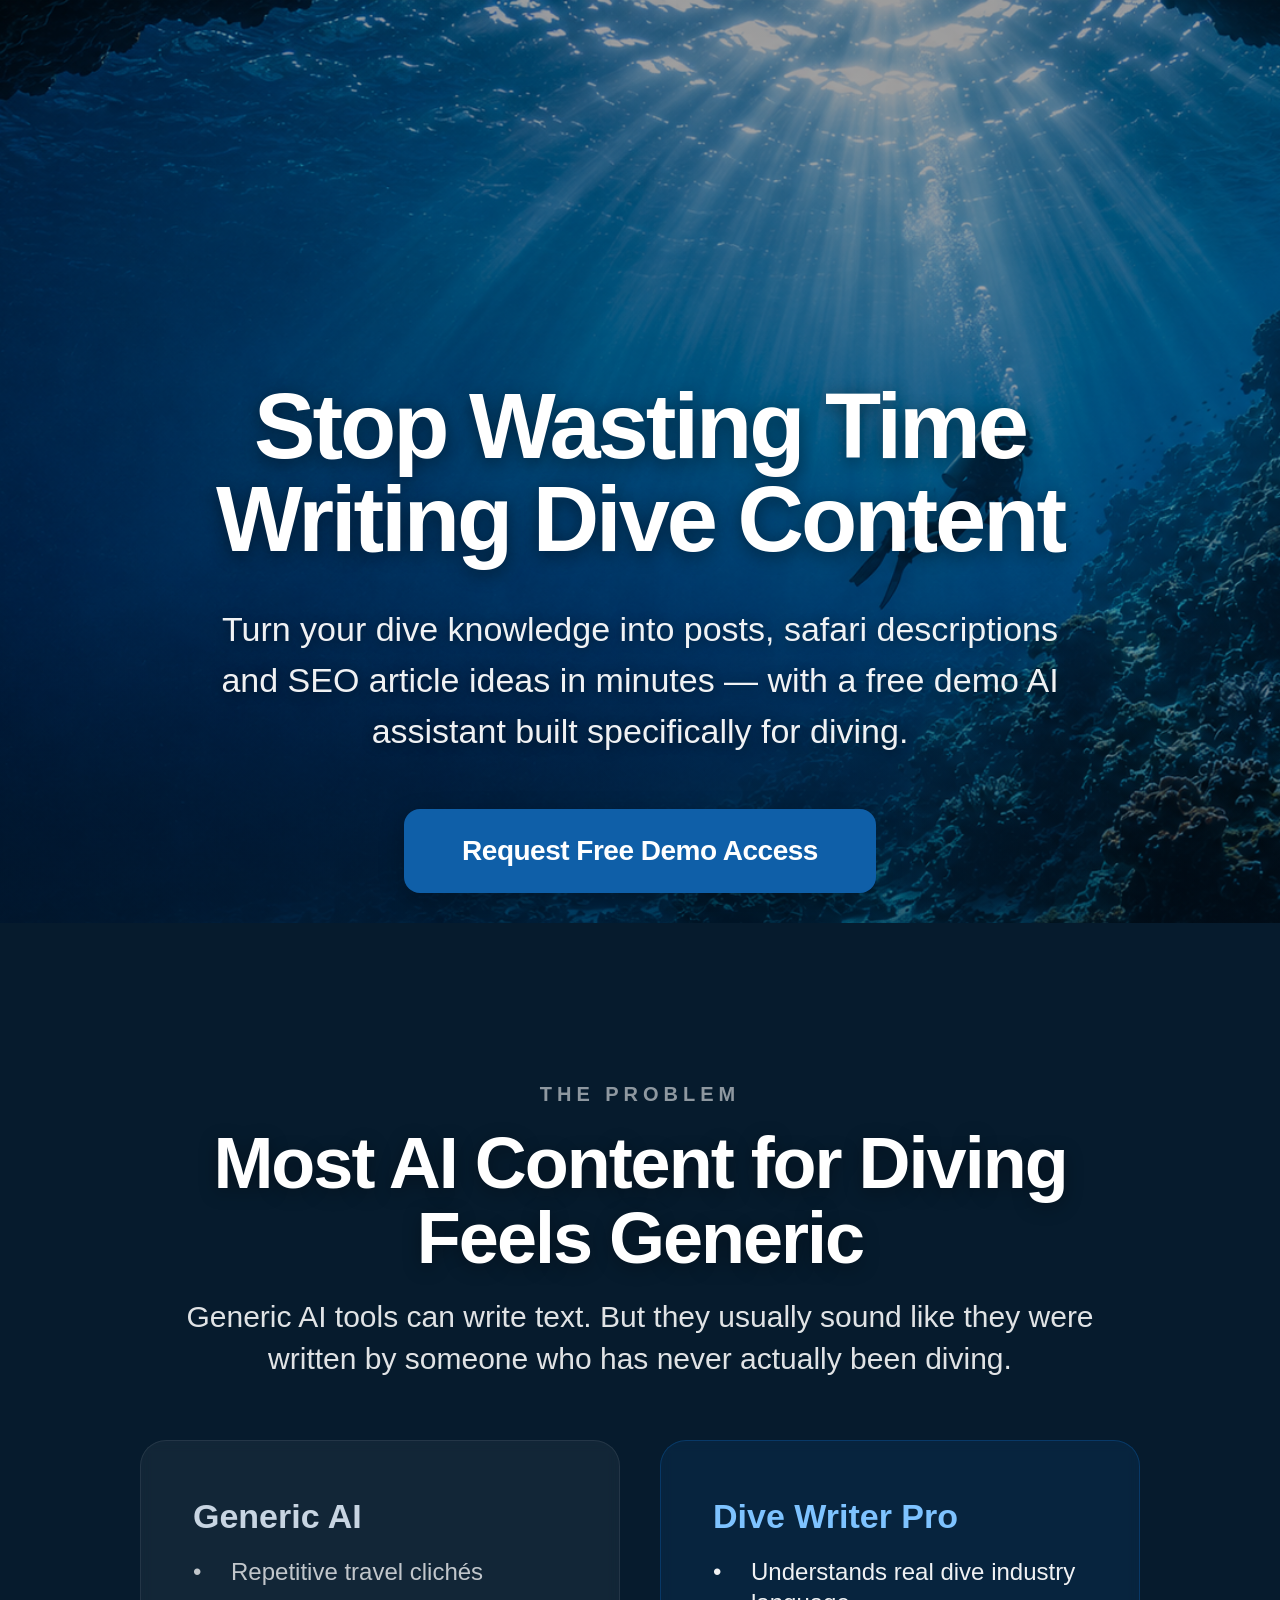
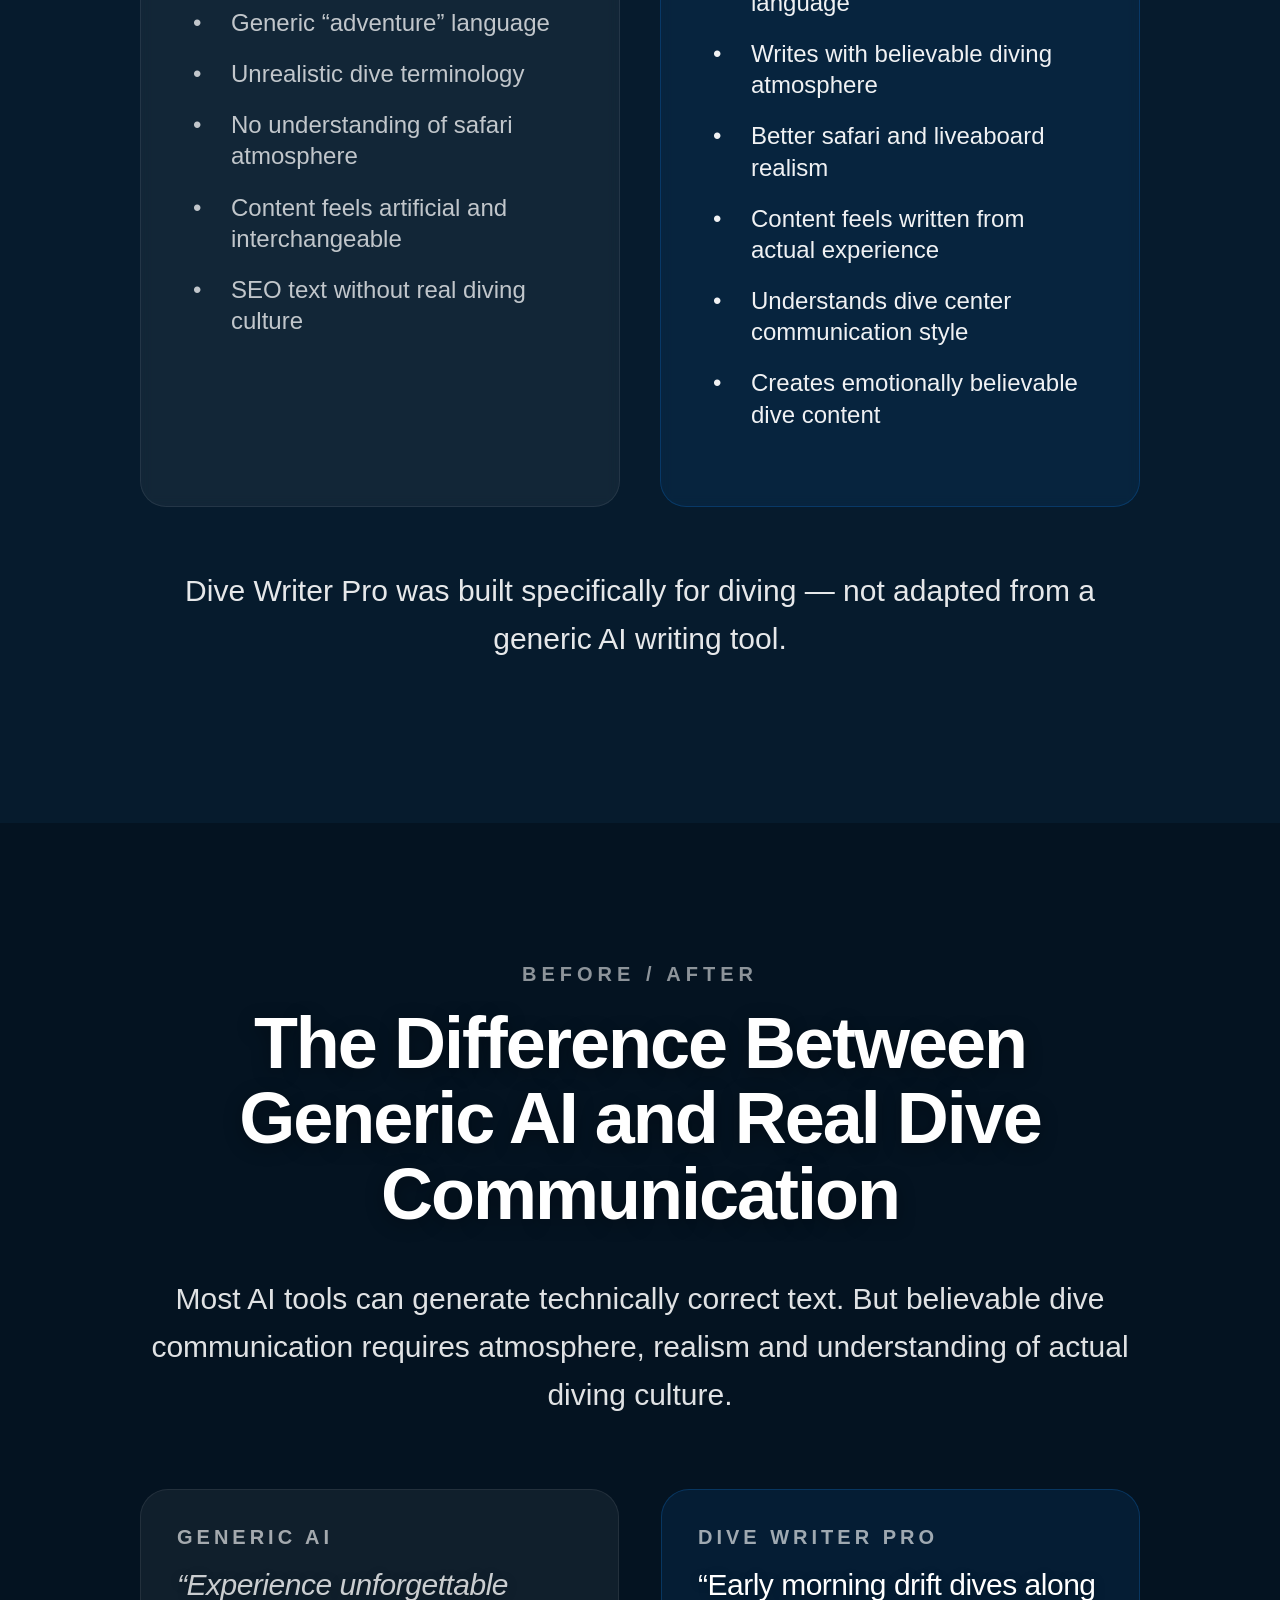
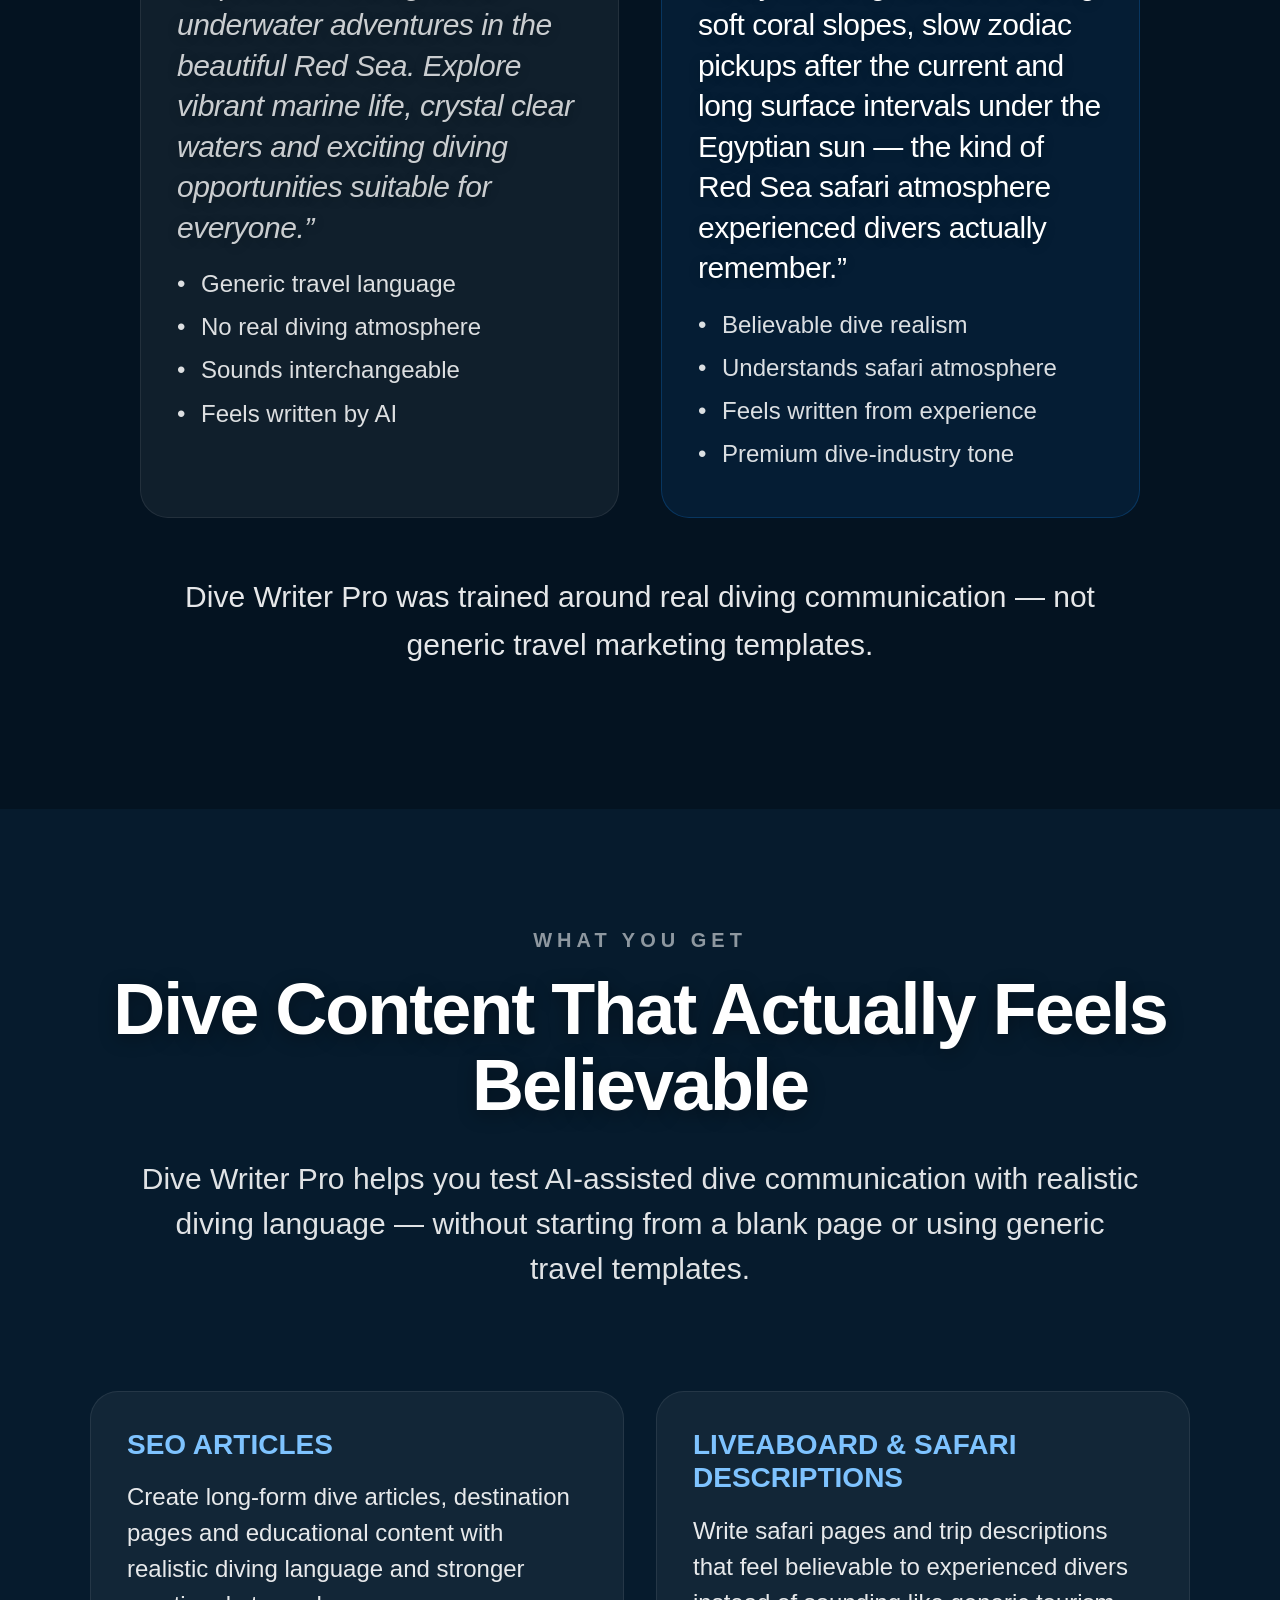
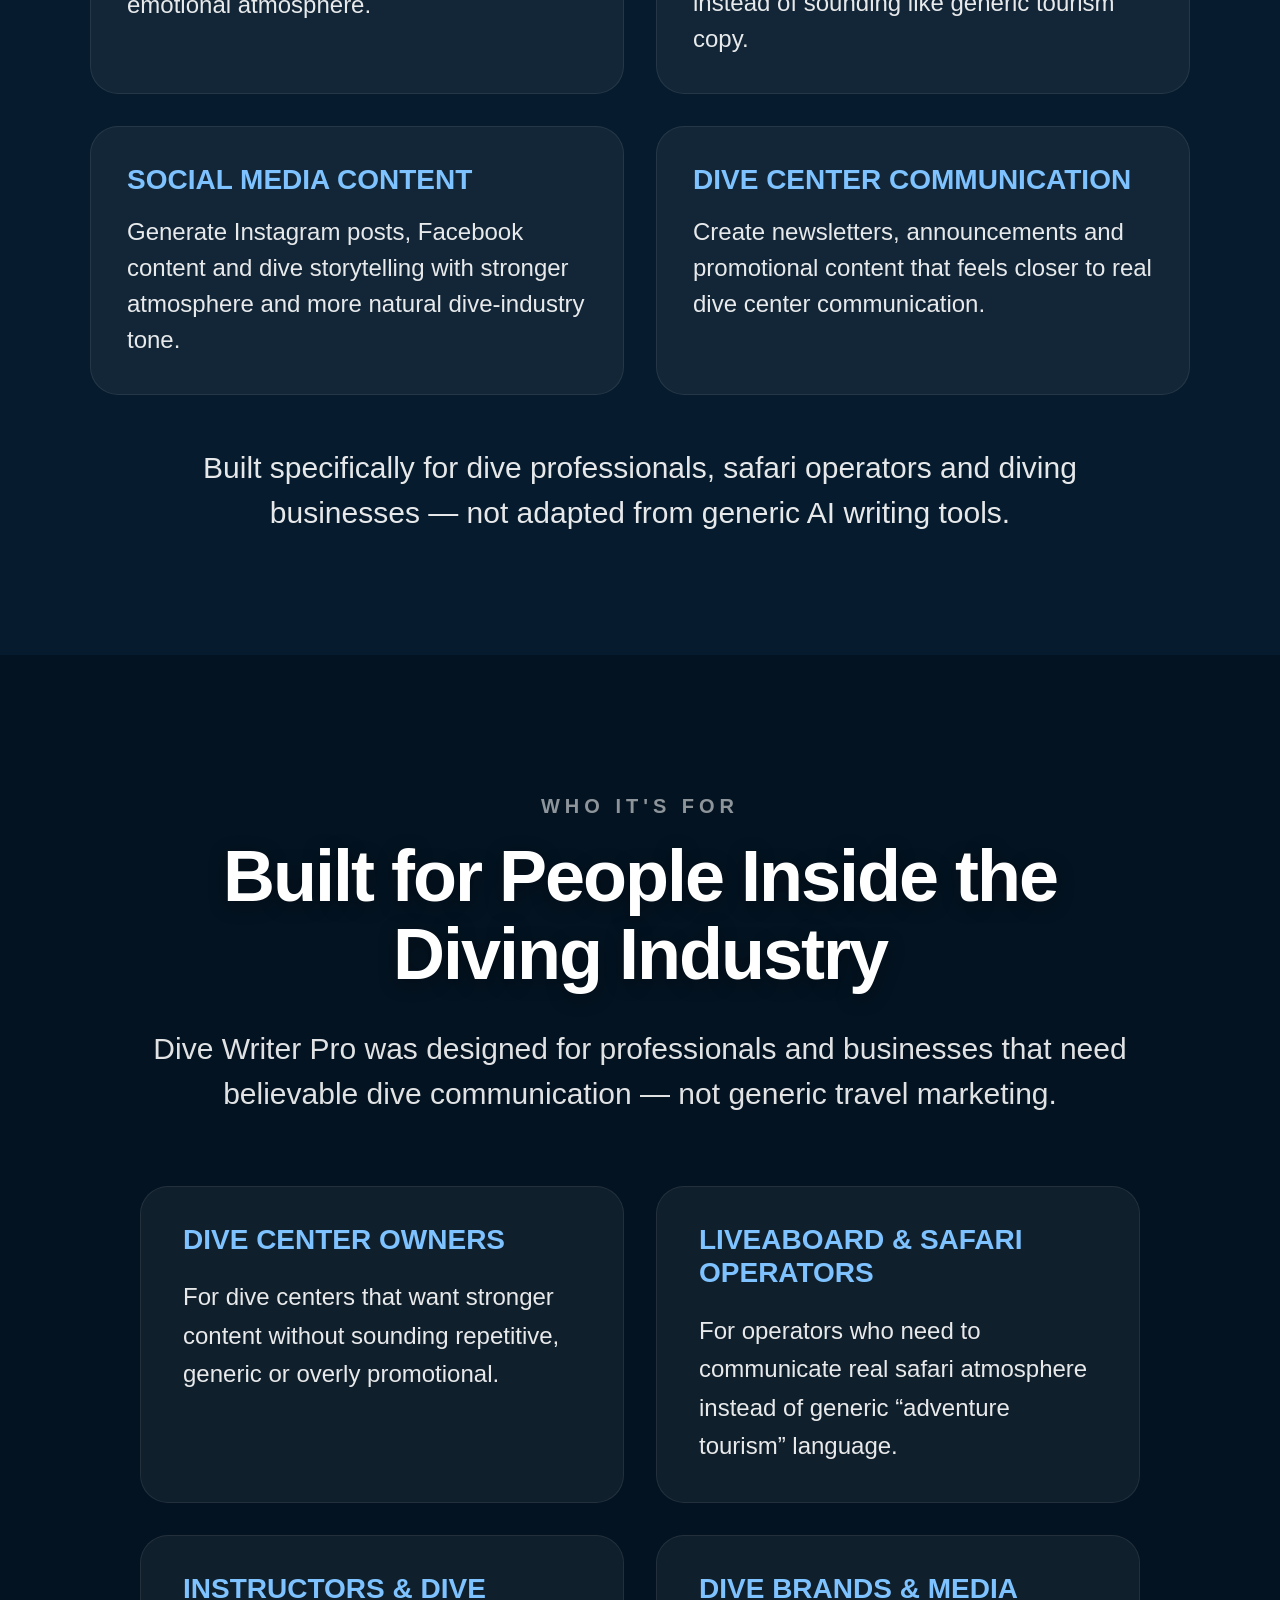
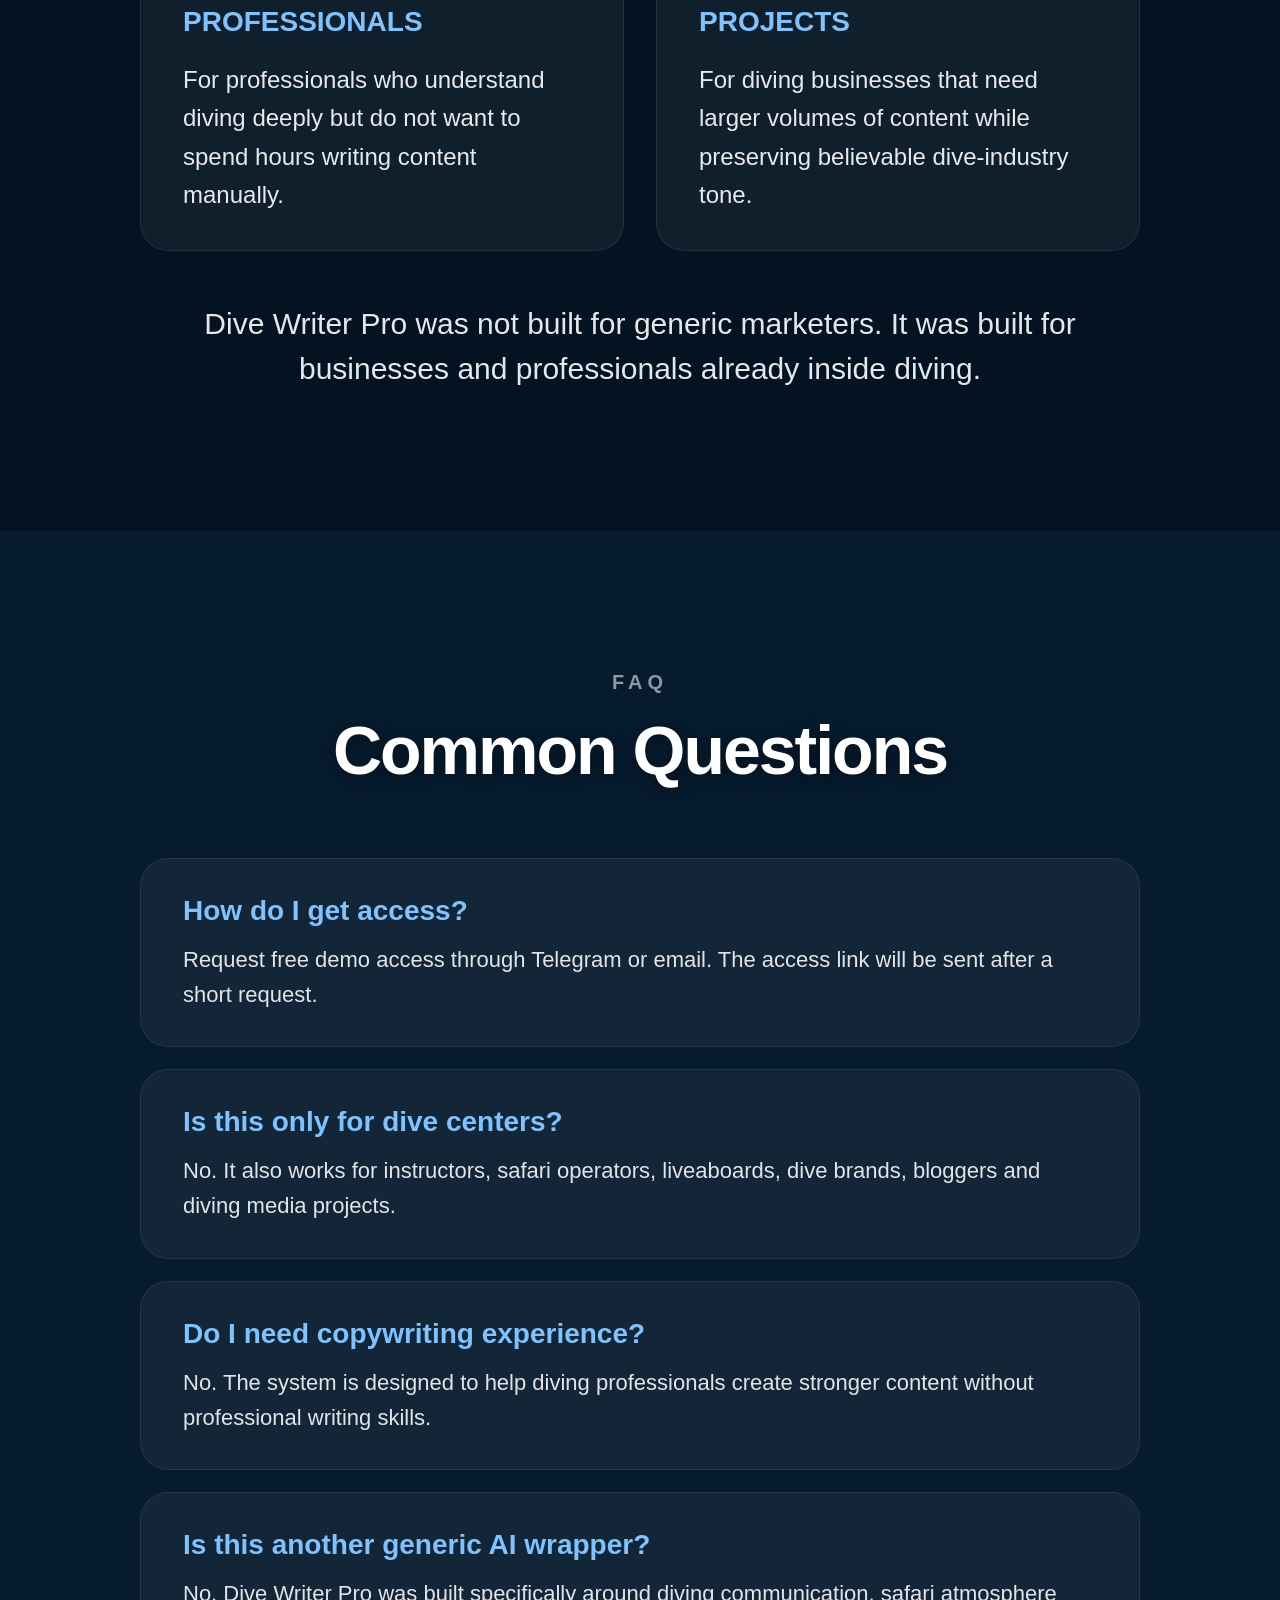
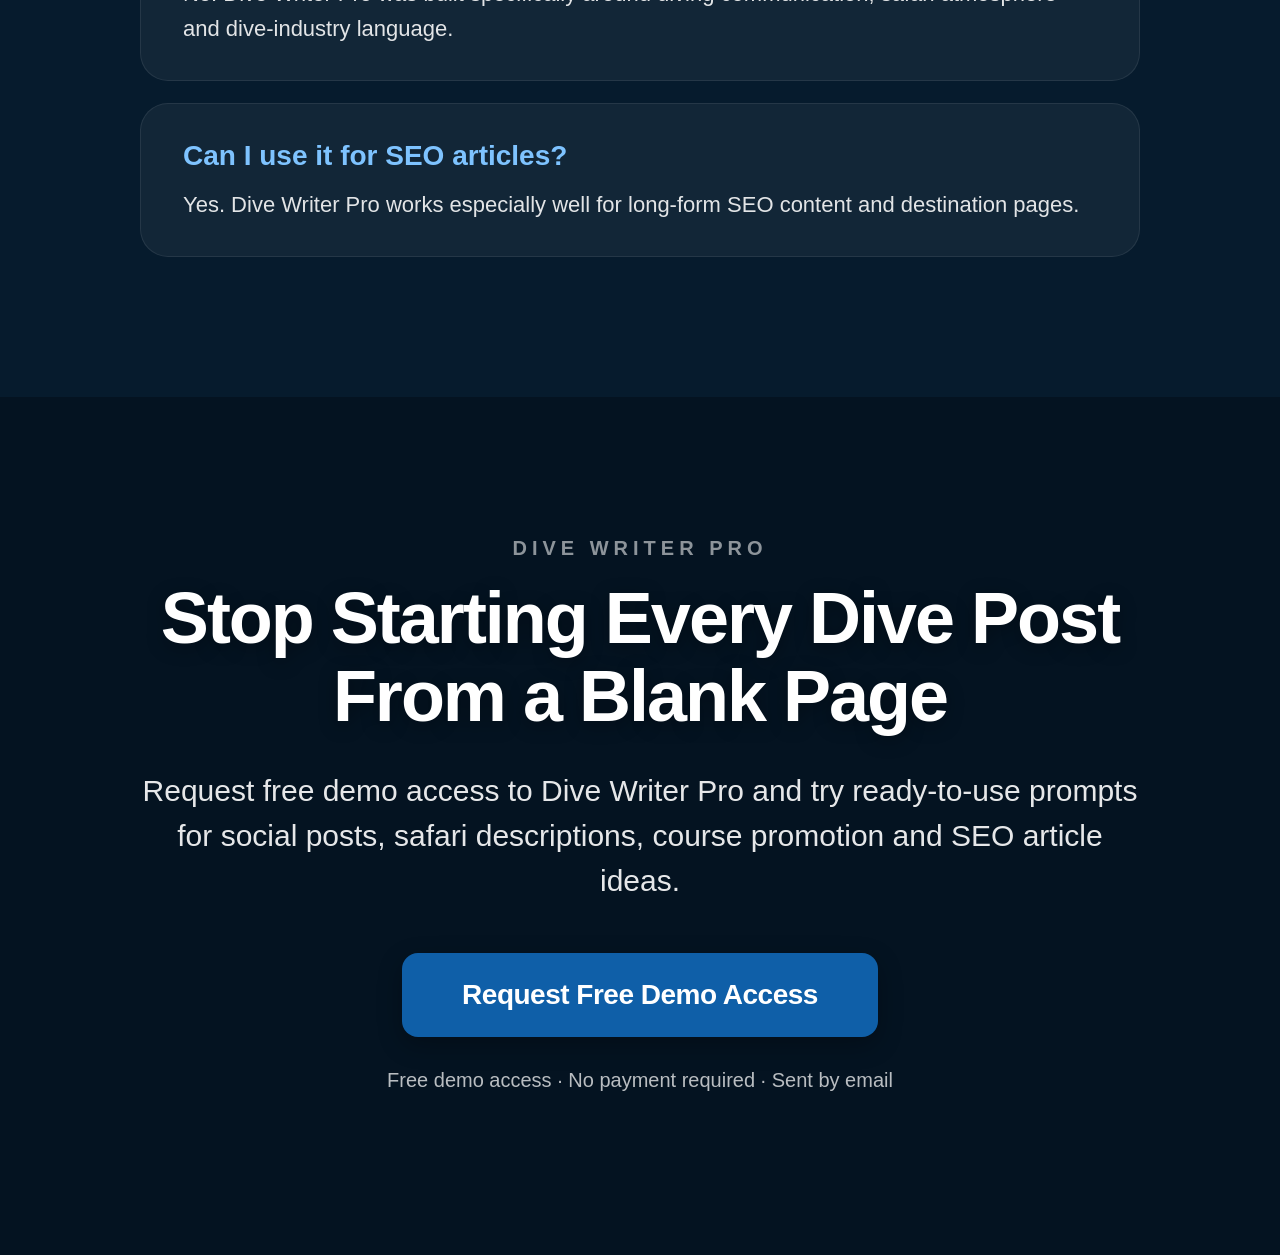
<file: index.html>
<!DOCTYPE html>
<html lang="en">

<head>

    <meta charset="UTF-8">

    <meta
        name="viewport"
        content="width=device-width, initial-scale=1.0"
    >

    <title>Dive Writer Pro</title>

    <meta
    name="description"
    content="Free demo access to Dive Writer Pro — an AI writing assistant built for dive professionals, dive centers and liveaboards."
>

    <link
        rel="stylesheet"
        href="css/style.css"
    >

</head>

<body>

    <section class="hero">

        <div class="hero-overlay"></div>

        <div class="hero-content">

           

            <h1 data-i18n="hero_title">
    Stop Wasting Time Writing Dive Content
</h1>

<p data-i18n="hero_subtitle">
    Turn your dive knowledge into posts, safari descriptions and SEO article ideas in minutes — with a free demo AI assistant built specifically for diving.
</p>

<a
    href="/go/"
    class="hero-cta"
    data-i18n="cta_main"
>
    Request Free Demo Access
</a>

<div class="hero-trust">
    Free demo · No payment required · Built by a diving instructor trainer
</div>

        </div>

    </section>
    <!-- END HERO -->

   <!-- PROBLEM -->
<!-- PROBLEM -->
<section class="problem-section">

    <div class="problem-container">

        <div class="problem-intro">

            <div class="section-label">
                THE PROBLEM
            </div>

            <h2>
                Most AI Content for Diving Feels Generic
            </h2>

            <p>
                Generic AI tools can write text.
                But they usually sound like they were written by someone who has never actually been diving.
            </p>

        </div>

        <div class="problem-grid">

            <!-- GENERIC AI -->

            <div class="problem-card generic-ai">

                <div class="problem-card-title">
                    Generic AI
                </div>

                <ul>

                    <li>
                        Repetitive travel clichés
                    </li>

                    <li>
                        Generic “adventure” language
                    </li>

                    <li>
                        Unrealistic dive terminology
                    </li>

                    <li>
                        No understanding of safari atmosphere
                    </li>

                    <li>
                        Content feels artificial and interchangeable
                    </li>

                    <li>
                        SEO text without real diving culture
                    </li>

                </ul>

            </div>

            <!-- DIVE WRITER -->

            <div class="problem-card dive-writer">

                <div class="problem-card-title">
                    Dive Writer Pro
                </div>

                <ul>

                    <li>
                        Understands real dive industry language
                    </li>

                    <li>
                        Writes with believable diving atmosphere
                    </li>

                    <li>
                        Better safari and liveaboard realism
                    </li>

                    <li>
                        Content feels written from actual experience
                    </li>

                    <li>
                        Understands dive center communication style
                    </li>

                    <li>
                        Creates emotionally believable dive content
                    </li>

                </ul>

            </div>

        </div>

        <div class="problem-conclusion">

            Dive Writer Pro was built specifically for diving —
            not adapted from a generic AI writing tool.

        </div>

    </div>

</section>
<!-- END PROBLEM -->

<!-- BEFORE AFTER -->
<section class="before-after">
<div class="before-after-container">

    <div class="before-after-intro">

        <div class="section-label">
            BEFORE / AFTER
        </div>

        <h2>
            The Difference Between Generic AI and Real Dive Communication
        </h2>

        <p>
            Most AI tools can generate technically correct text.
            But believable dive communication requires atmosphere, realism and understanding of actual diving culture.
        </p>

    </div>

    <div class="before-after-grid">

        <!-- BEFORE -->

        <div class="comparison-card before-card">

            <div class="comparison-label">
                GENERIC AI
            </div>

            <div class="comparison-content">

                “Experience unforgettable underwater adventures in the beautiful Red Sea. Explore vibrant marine life, crystal clear waters and exciting diving opportunities suitable for everyone.”

            </div>

            <ul class="comparison-highlights">

                <li>
                    Generic travel language
                </li>

                <li>
                    No real diving atmosphere
                </li>

                <li>
                    Sounds interchangeable
                </li>

                <li>
                    Feels written by AI
                </li>

            </ul>

        </div>

        <!-- AFTER -->

        <div class="comparison-card after-card">

            <div class="comparison-label">
                DIVE WRITER PRO
            </div>

            <div class="comparison-content">

                “Early morning drift dives along soft coral slopes, slow zodiac pickups after the current and long surface intervals under the Egyptian sun — the kind of Red Sea safari atmosphere experienced divers actually remember.”

            </div>

            <ul class="comparison-highlights">

                <li>
                    Believable dive realism
                </li>

                <li>
                    Understands safari atmosphere
                </li>

                <li>
                    Feels written from experience
                </li>

                <li>
                    Premium dive-industry tone
                </li>

            </ul>

        </div>

    </div>

    <div class="before-after-conclusion">

        Dive Writer Pro was trained around real diving communication —
        not generic travel marketing templates.

    </div>

</div>
</section>
<!-- END BEFORE AFTER -->

<!-- WHAT YOU GET -->
<section class="features-section">
<div class="features-container">

    <div class="features-intro">

        <div class="section-label">
            WHAT YOU GET
        </div>

        <h2>
            Dive Content That Actually Feels Believable
        </h2>

        <p>
    Dive Writer Pro helps you test AI-assisted dive communication with realistic diving language —
    without starting from a blank page or using generic travel templates.
</p>

    </div>

    <div class="features-grid">

        <!-- SEO -->

        <div class="feature-card">

            <div class="feature-title">
                SEO ARTICLES
            </div>

            <div class="feature-description">

                Create long-form dive articles, destination pages and educational content with realistic diving language and stronger emotional atmosphere.

            </div>

        </div>

        <!-- LIVEABOARDS -->

        <div class="feature-card">

            <div class="feature-title">
                LIVEABOARD & SAFARI DESCRIPTIONS
            </div>

            <div class="feature-description">

                Write safari pages and trip descriptions that feel believable to experienced divers instead of sounding like generic tourism copy.

            </div>

        </div>

        <!-- SOCIAL -->

        <div class="feature-card">

            <div class="feature-title">
                SOCIAL MEDIA CONTENT
            </div>

            <div class="feature-description">

                Generate Instagram posts, Facebook content and dive storytelling with stronger atmosphere and more natural dive-industry tone.

            </div>

        </div>

        <!-- DIVE CENTER -->

        <div class="feature-card">

            <div class="feature-title">
                DIVE CENTER COMMUNICATION
            </div>

            <div class="feature-description">

                Create newsletters, announcements and promotional content that feels closer to real dive center communication.

            </div>

        </div>

    </div>

    <div class="features-conclusion">

        Built specifically for dive professionals, safari operators and diving businesses —
        not adapted from generic AI writing tools.

    </div>

</div>
</section>
<!-- END WHAT YOU GET -->

<!-- WHO IT'S FOR -->
<section class="audience-section">
<div class="audience-container">

    <div class="audience-intro">

        <div class="section-label">
            WHO IT'S FOR
        </div>

        <h2>
            Built for People Inside the Diving Industry
        </h2>

        <p>
            Dive Writer Pro was designed for professionals and businesses that need believable dive communication —
            not generic travel marketing.
        </p>

    </div>

    <div class="audience-grid">

        <!-- DIVE CENTER -->

        <div class="audience-card">

            <div class="audience-title">
                DIVE CENTER OWNERS
            </div>

            <div class="audience-description">

                For dive centers that want stronger content without sounding repetitive, generic or overly promotional.

            </div>

        </div>

        <!-- SAFARI -->

        <div class="audience-card">

            <div class="audience-title">
                LIVEABOARD & SAFARI OPERATORS
            </div>

            <div class="audience-description">

                For operators who need to communicate real safari atmosphere instead of generic “adventure tourism” language.

            </div>

        </div>

        <!-- INSTRUCTORS -->

        <div class="audience-card">

            <div class="audience-title">
                INSTRUCTORS & DIVE PROFESSIONALS
            </div>

            <div class="audience-description">

                For professionals who understand diving deeply but do not want to spend hours writing content manually.

            </div>

        </div>

        <!-- BRANDS -->

        <div class="audience-card">

            <div class="audience-title">
                DIVE BRANDS & MEDIA PROJECTS
            </div>

            <div class="audience-description">

                For diving businesses that need larger volumes of content while preserving believable dive-industry tone.

            </div>

        </div>

    </div>

    <div class="audience-conclusion">

        Dive Writer Pro was not built for generic marketers.
        It was built for businesses and professionals already inside diving.

    </div>

</div>
</section>
<!-- END WHO IT'S FOR -->

<!-- FAQ -->
<section class="faq-section">
<div class="faq-container">

    <div class="faq-intro">

        <div class="section-label">
            FAQ
        </div>

        <h2>
            Common Questions
        </h2>

    </div>

    <div class="faq-grid">

        <!-- FAQ 1 -->

        <div class="faq-item">

            <div class="faq-question">
    How do I get access?
</div>

<div class="faq-answer">

    Request free demo access through Telegram or email. The access link will be sent after a short request.

</div>

        </div>

        <!-- FAQ 2 -->

        <div class="faq-item">

            <div class="faq-question">
    Is this only for dive centers?
</div>

<div class="faq-answer">

    No. It also works for instructors, safari operators, liveaboards, dive brands, bloggers and diving media projects.

</div>

        </div>

        <!-- FAQ 3 -->

        <div class="faq-item">

            <div class="faq-question">
                Do I need copywriting experience?
            </div>

            <div class="faq-answer">

                No. The system is designed to help diving professionals create stronger content without professional writing skills.

            </div>

        </div>

        <!-- FAQ 4 -->

        <div class="faq-item">

            <div class="faq-question">
                Is this another generic AI wrapper?
            </div>

            <div class="faq-answer">

                No. Dive Writer Pro was built specifically around diving communication, safari atmosphere and dive-industry language.

            </div>

        </div>

        <!-- FAQ 5 -->

        <div class="faq-item">

            <div class="faq-question">
                Can I use it for SEO articles?
            </div>

            <div class="faq-answer">

                Yes. Dive Writer Pro works especially well for long-form SEO content and destination pages.

            </div>

        </div>

    </div>

</div>
</section>
<!-- END FAQ -->

<!-- FINAL CTA -->
<section class="final-cta">
<div class="final-cta-container">

    <div class="final-cta-content">

        <div class="section-label">
            DIVE WRITER PRO
        </div>

        <h2>
    Stop Starting Every Dive Post From a Blank Page
</h2>

<p>
    Request free demo access to Dive Writer Pro and try ready-to-use prompts for social posts, safari descriptions, course promotion and SEO article ideas.
</p>

<a
    href="/go/"
    class="final-cta-button"
>
    Request Free Demo Access
</a>

<div class="final-cta-trust">

    Free demo access · No payment required · Sent by email

</div>

    </div>

</div>
</section>
<!-- END FINAL CTA -->



    <script src="product.js"></script>
    <script src="js/pixel.js"></script>

</body>

</html>
</file>
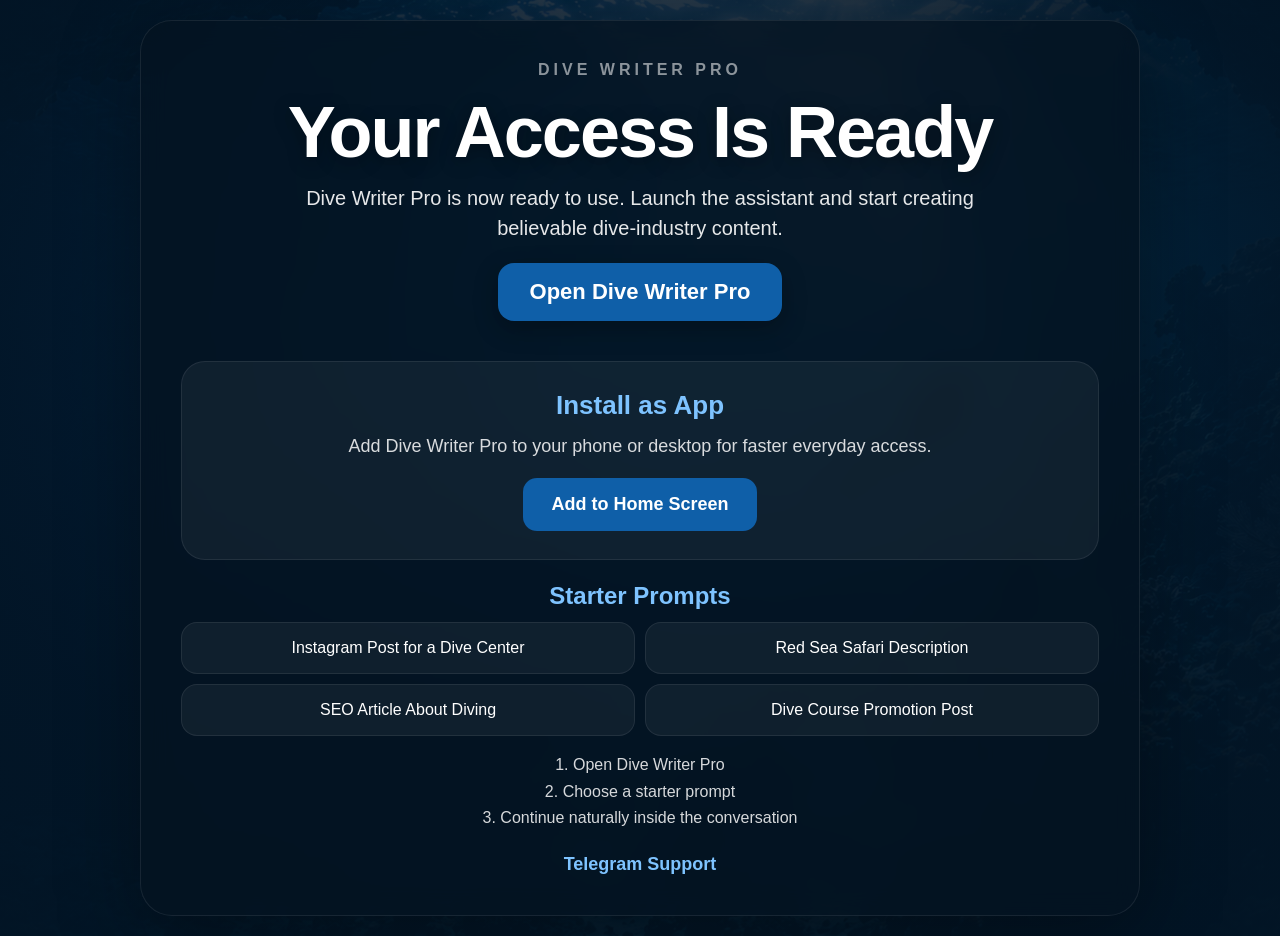
<file: app/index.html>
<!DOCTYPE html>
<html lang="en">

<head>

<meta charset="UTF-8">

<meta
name="viewport"
content="width=device-width, initial-scale=1.0"
>

<title>Dive Writer Pro · Launch</title>

<link rel="manifest" href="/manifest.json">

<meta name="theme-color" content="#041321">

<link
rel="stylesheet"
href="../css/style.css"
>

<link
rel="stylesheet"
href="../css/app.css"
>

</head>

<body>

<section class="app-section">

<div class="app-overlay"></div>

<div class="app-container">

<div class="app-content">

<div class="app-label">
DIVE WRITER PRO
</div>

<h1>
Your Access Is Ready
</h1>

<p class="app-subtitle">

Dive Writer Pro is now ready to use.
Launch the assistant and start creating believable dive-industry content.

</p>

<a
href="#"
class="launch-button"
id="launch-button"
target="_blank"
>
Open Dive Writer Pro
</a>

<div class="install-box">

<div class="install-title">
Install as App
</div>

<p>
Add Dive Writer Pro to your phone or desktop for faster everyday access.
</p>

<button id="install-button">

Add to Home Screen

</button>

</div>

<div class="prompts-section">

<div class="prompts-title">
Starter Prompts
</div>

<div class="prompt-grid">

<button class="prompt-card">
Instagram Post for a Dive Center
</button>

<button class="prompt-card">
Red Sea Safari Description
</button>

<button class="prompt-card">
SEO Article About Diving
</button>

<button class="prompt-card">
Dive Course Promotion Post
</button>

</div>

</div>

<div class="app-instructions">

<div class="instruction-item">
1. Open Dive Writer Pro
</div>

<div class="instruction-item">
2. Choose a starter prompt
</div>

<div class="instruction-item">
3. Continue naturally inside the conversation
</div>

</div>

<a
href="https://t.me/VPuziryov"
id="telegram-support"
target="_blank"
class="support-link"
>
Telegram Support
</a>

</div>

</div>

</section>

<script src="../product.js"></script>

<script>

document
.getElementById('launch-button')
.href = PRODUCT.gpt;

document
.getElementById('telegram-support')
.href = PRODUCT.telegram;

</script>

<script src="../js/pwa.js"></script>
<script src="../js/pixel.js"></script>

</body>
</html>
</file>
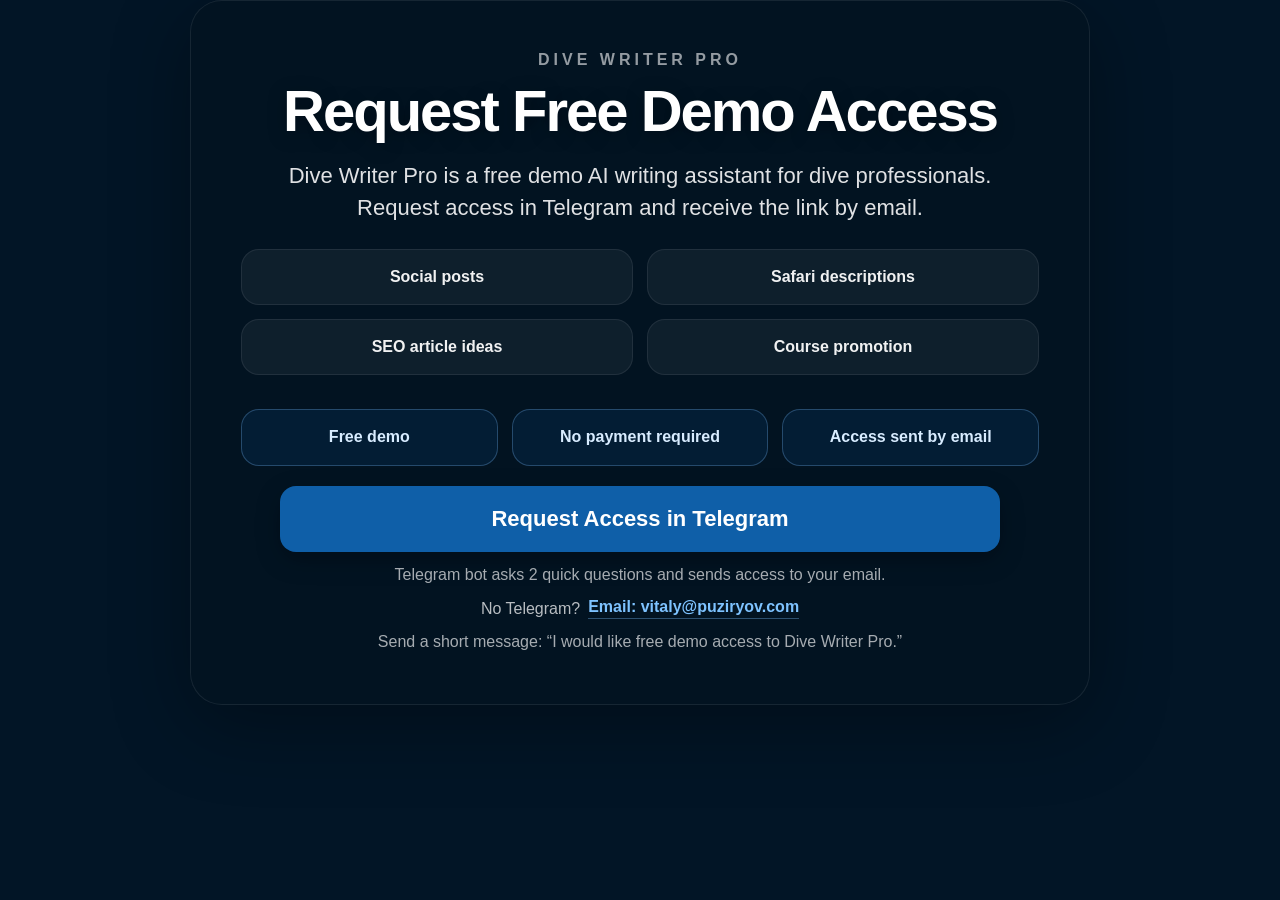
<file: go/index.html>
<!DOCTYPE html>
<html lang="en">

<head>

    <meta charset="UTF-8">

    <meta
        name="viewport"
        content="width=device-width, initial-scale=1.0"
    >

    <title>Free Demo Access · Dive Writer Pro</title>

    <meta
        name="description"
        content="Request free demo access to Dive Writer Pro."
    >

    <link
        rel="stylesheet"
        href="../css/style.css"
    >

    <link
        rel="stylesheet"
        href="../css/go.css"
    >

</head>

<body>

<section class="go-section">

    <div class="go-overlay"></div>

    <div class="go-container">

        <div class="go-content">

            <div class="go-label">
                DIVE WRITER PRO
            </div>

            <h1>
                Request Free Demo Access
            </h1>

            <p class="go-subtitle">

                Dive Writer Pro is a free demo AI writing assistant for dive professionals.
                Request access in Telegram and receive the link by email.

            </p>

            <div class="go-recap">

                <div class="recap-item">
                    Social posts
                </div>

                <div class="recap-item">
                    Safari descriptions
                </div>

                <div class="recap-item">
                    SEO article ideas
                </div>

                <div class="recap-item">
                    Course promotion
                </div>

            </div>

            <div class="go-access">

                <div class="access-item">
                    Free demo
                </div>

                <div class="access-item">
                    No payment required
                </div>

                <div class="access-item">
                    Access sent by email
                </div>

            </div>

            <a
                href="https://t.me/puziryov_bot?start=w55719620"
                class="go-stripe-button"
                id="telegram-button"
                target="_blank"
                rel="noopener"
                onclick="trackEvent('Lead', { method: 'Telegram', product: 'Dive Writer Pro', offer: 'Free Demo Access' });"
            >
                Request Access in Telegram
            </a>

            <div class="go-payment-note">

                Telegram bot asks 2 quick questions and sends access to your email.

            </div>

            <div class="go-usdt-wrapper">

                <span>
                    No Telegram?
                </span>

                <a
                    href="mailto:vitaly@puziryov.com?subject=Dive%20Writer%20Pro%20Demo%20Access"
                    class="go-usdt-button"
                    id="email-button"
                    onclick="trackEvent('Lead', { method: 'Email', product: 'Dive Writer Pro', offer: 'Free Demo Access' });"
                >
                    Email: vitaly@puziryov.com
                </a>

            </div>

            <div class="go-payment-note">

                Send a short message: “I would like free demo access to Dive Writer Pro.”

            </div>

        </div>

    </div>

</section>

<script src="../product.js"></script>

<script src="../js/pixel.js"></script>

</body>

</html>
</file>
<file: css/style.css>
*{
    margin:0;
    padding:0;
    box-sizing:border-box;
}

body{
    font-family:Arial,sans-serif;
    background:#021526;
    color:white;
    overflow-x:hidden;
}

/* ========================================
   HERO
======================================== */

.hero{

    position:relative;

    min-height:96vh;

    display:flex;
    align-items:flex-start;
    justify-content:center;

    overflow:hidden;

    text-align:center;

    padding:40px 20px 140px 20px;
}

.hero::before{

    content:"";

    position:absolute;
    inset:0;

    background-image:url("../assets/hero/hero-desktop.png");
    background-size:cover;
    background-position:center;

    z-index:1;
}

.hero-overlay{

    position:absolute;
    inset:0;

    background:
    linear-gradient(
        to bottom,
        rgba(0,0,0,0.38) 0%,
        rgba(0,0,0,0.34) 55%,
        rgba(2,21,38,0.72) 100%
    );

    z-index:2;
}

.hero-content{
    position:relative;
    z-index:3;

    max-width:900px;

    padding:0 10px;

    margin-top:160px;
}

.hero h1{

     font-size:84px;
    line-height:1.01;

    margin-bottom:38px;

    font-weight:700;

    letter-spacing:-3px;

    text-shadow:0 4px 18px rgba(0,0,0,0.45);
}

.hero p{

    font-size:26px;

    line-height:1.5;

    max-width:1200px;

    margin:0 auto 52px auto;

    color:rgba(255,255,255,0.94);

    text-shadow:0 2px 12px rgba(0,0,0,0.45);
}

.hero-cta{

    display:inline-block;

    background:#0F5FA8;
    color:white;

    padding:24px 54px;

    border-radius:16px;

    text-decoration:none;

    font-size:28px;
    font-weight:700;

    letter-spacing:-0.5px;

    transition:0.3s;

    box-shadow:0 8px 24px rgba(0,0,0,0.28);
}

.hero-cta:hover{

    background:#1475cf;
}

.hero-trust{

    margin-top:34px;

    font-size:18px;

    color:rgba(255,255,255,0.78);

    text-shadow:0 2px 10px rgba(0,0,0,0.4);
}

/* ========================================
   PROBLEM SECTION
======================================== */

.problem-section{

    background:#061b2d;

    padding:160px 20px;

    margin-top:-170px;

    position:relative;

    z-index:5;
}

.problem-container{

    max-width:1000px;

    margin:0 auto;
}

.problem-intro{

    text-align:center;

    margin-bottom:60px;
}

.section-label{

    font-size:20px;

    letter-spacing:5px;

    font-weight:700;

    color:rgba(255,255,255,0.55);

    margin-bottom:20px;
}

.problem-intro h2{

    font-size:76px;

    line-height:1.04;

    letter-spacing:-2px;

    margin-bottom:20px;

    text-shadow:0 4px 18px rgba(0,0,0,0.35);
}

.problem-intro p{

    max-width:1100px;

    margin:0 auto;

    font-size:26px;

    line-height:1.4;

    color:rgba(255,255,255,0.88);
}

.problem-grid{

    display:grid;

    grid-template-columns:1fr 1fr;

    gap:40px;

    margin-bottom:60px;
}

.problem-card{

    border-radius:26px;

    padding:56px 52px;

    min-height:520px;

    backdrop-filter:blur(6px);
}

.problem-card-title{

    font-size:34px;

    font-weight:700;

    margin-bottom:20px;
}

.problem-card ul{

    list-style:none;
}

.problem-card li{

    position:relative;

    padding-left:38px;

    margin-bottom:20px;

    font-size:18px;

    line-height:1.3;
}

.problem-card li::before{

    content:"•";

    position:absolute;

    left:0;
}

.generic-ai{

    background:rgba(255,255,255,0.05);

    border:1px solid rgba(255,255,255,0.08);
}

.generic-ai .problem-card-title{

    color:#c8d5e2;
}

.generic-ai li{

    color:rgba(255,255,255,0.74);
}

.dive-writer{

    background:rgba(15,95,168,0.14);

    border:1px solid rgba(15,95,168,0.38);
}

.dive-writer .problem-card-title{

    color:#7ec3ff;
}

.dive-writer li{

    color:rgba(255,255,255,0.94);
}

.problem-conclusion{

    text-align:center;

    max-width:1000px;

    margin:0 auto;

    font-size:24px;

    line-height:1.6;

    color:rgba(255,255,255,0.9);
}

/* ========================================
   DESKTOP RESPONSIVE
======================================== */

@media(max-width:1400px){

    .hero-content{

        margin-top:340px;
    }

    .hero h1{

        font-size:92px;
    }

    .hero p{

        font-size:34px;
    }

    .hero-cta{

        font-size:28px;

        padding:26px 58px;
    }

    .hero-trust{

        font-size:22px;
    }

    .problem-intro h2{

        font-size:72px;
    }

    .problem-intro p{

        font-size:30px;
    }

    .problem-card-title{

        font-size:34px;
    }

    .problem-card li{

        font-size:24px;
    }

    .problem-conclusion{

        font-size:30px;
    }
}

@media(max-width:1200px){

    .hero-content{

        margin-top:260px;
    }

    .hero h1{

        font-size:76px;
    }

    .hero p{

        font-size:28px;
    }

    .hero-cta{

        font-size:24px;

        padding:22px 52px;
    }

    .hero-trust{

        font-size:20px;
    }

    .problem-section{

        margin-top:-180px;
    }

    .problem-intro h2{

        font-size:58px;
    }

    .problem-intro p{

        font-size:26px;
    }

    .problem-card{

        min-height:auto;
    }

    .problem-card-title{

        font-size:30px;
    }

    .problem-card li{

        font-size:22px;
    }

    .problem-conclusion{

        font-size:26px;
    }
}

/* ========================================
   TABLET + MOBILE
======================================== */

@media(max-width:768px){

    .hero::before{

        background-image:url("../assets/hero/hero-mobile.png");
        background-position:center;
    }

    .hero{

        min-height:auto;

        padding:46px 22px 140px 22px;
    }

    .hero-content{

        max-width:100%;

        padding:0 50px;

        margin-top:50px;
    }

    .hero h1{

        font-size:52px;

        line-height:1.02;

        margin-bottom:26px;

        letter-spacing:-1px;

        max-width:700px;

        margin-left:auto;

        margin-right:auto;
    }

    .hero p{

        font-size:24px;

        line-height:1.45;

        margin-bottom:38px;

        max-width:100%;
    }

    .hero-cta{

        font-size:20px;

        padding:20px 32px;
    }

    .hero-trust{

        margin-top:28px;

        font-size:16px;

        line-height:1.5;
    }

    .problem-section{

        margin-top:-70px;

        padding:100px 22px;
    }

    .problem-intro{

        margin-bottom:60px;
    }

    .section-label{

        font-size:14px;

        letter-spacing:3px;
    }

    .problem-intro h2{

        font-size:44px;

        line-height:1.08;

        letter-spacing:-1px;
    }

    .problem-intro p{

        font-size:22px;

        line-height:1.55;
    }

    .problem-grid{

        grid-template-columns:1fr;

        gap:24px;
    }

    .problem-card{

        padding:38px 28px;

        min-height:auto;
    }

    .problem-card-title{

        font-size:28px;

        margin-bottom:26px;
    }

    .problem-card li{

        font-size:20px;

        line-height:1.55;

        margin-bottom:20px;
    }

    .problem-conclusion{

        font-size:22px;

        line-height:1.55;
    }
}

/* ========================================
   SMALL MOBILE
======================================== */

@media(max-width:480px){

    .hero{

        padding:42px 18px 140px 18px;
    }

    .hero h1{

        font-size:46px;

        line-height:1.04;

        max-width:340px;
    }

    .hero p{

        font-size:21px;
    }

    .hero-cta{

        font-size:18px;

        padding:18px 28px;
    }

    .hero-trust{

        font-size:14px;
    }

    .problem-intro h2{

        font-size:38px;
    }

    .problem-intro p{

        font-size:20px;
    }

    .problem-card li{

        font-size:18px;
    }

    .problem-conclusion{

        font-size:20px;
    }
}

/* ========================================
   BEFORE AFTER
======================================== */

.before-after{

    background:#041321;

    padding:140px 20px;

    position:relative;
}

.before-after-container{

    max-width:1000px;

    margin:0 auto;
}

.before-after-intro{

    text-align:center;

    margin-bottom:70px;
}

.before-after-intro h2{

    font-size:64px;

    line-height:1.05;

    letter-spacing:-2px;

    margin-bottom:42px;

    text-shadow:0 4px 18px rgba(0,0,0,0.35);
}

.before-after-intro p{

    max-width:1000px;

    margin:0 auto;

    font-size:26px;

    line-height:1.6;

    color:rgba(255,255,255,0.88);
}

.before-after-grid{

    display:grid;

    grid-template-columns:1fr 1fr;

    gap:42px;

    margin-bottom:55px;
}

.comparison-card{

    border-radius:28px;

     padding:36px 36px;

    min-height:auto;
}

.before-card{

    background:rgba(255,255,255,0.05);

    border:1px solid rgba(255,255,255,0.08);
}

.after-card{

    background:rgba(15,95,168,0.14);

    border:1px solid rgba(15,95,168,0.38);
}

.comparison-label{

    font-size:20px;

    letter-spacing:4px;

    font-weight:700;

    margin-bottom:16px;

    color:rgba(255,255,255,0.62);
}

.comparison-content{

    font-size:22px;

    line-height:1.35;

    margin-bottom:20px;

    color:white;

    font-weight:500;

    letter-spacing:-0.5px;

    text-shadow:0 2px 12px rgba(0,0,0,0.22);
}

.before-card .comparison-content{

    font-style:italic;

    color:rgba(255,255,255,0.78);
}

.comparison-highlights{

    list-style:none;
}

.comparison-highlights li{

    position:relative;

    padding-left:24px;

    margin-bottom:12px;

    font-size:18px;

    line-height:1.3;

    font-weight:500;

    color:rgba(255,255,255,0.86);
}

.comparison-highlights li::before{

    content:"•";

    position:absolute;

    left:0;
}

.before-after-conclusion{

    text-align:center;

    max-width:1100px;

    margin:0 auto;

    font-size:24px;

    line-height:1.6;

    color:rgba(255,255,255,0.9);
}

/* ========================================
   BEFORE AFTER RESPONSIVE
======================================== */

@media(max-width:1400px){

    .before-after-intro h2{

        font-size:72px;
    }

    .before-after-intro p{

        font-size:30px;
    }

    .comparison-content{

        font-size:30px;
    }

    .comparison-highlights li{

        font-size:24px;
    }

    .before-after-conclusion{

        font-size:30px;
    }

}

@media(max-width:1200px){

    .before-after-intro h2{

        font-size:58px;
    }

    .before-after-intro p{

        font-size:26px;
    }

    .comparison-card{

        min-height:auto;
    }

    .comparison-content{

        font-size:26px;
    }

    .comparison-highlights li{

        font-size:22px;
    }

    .before-after-conclusion{

        font-size:26px;
    }

}

@media(max-width:768px){

    .before-after{

        padding:110px 22px;
    }

    .before-after-intro{

        margin-bottom:60px;
    }

    .before-after-intro h2{

        font-size:44px;

        line-height:1.08;

        letter-spacing:-1px;
    }

    .before-after-intro p{

        font-size:22px;

        line-height:1.55;
    }

    .before-after-grid{

        grid-template-columns:1fr;

        gap:26px;
    }

    .comparison-card{

        padding:38px 28px;
    }

    .comparison-content{

        font-size:24px;

        line-height:1.65;
    }

    .comparison-highlights li{

        font-size:20px;

        line-height:1.6;
    }

    .before-after-conclusion{

        font-size:22px;

        line-height:1.55;
    }

}

@media(max-width:480px){

    .before-after-intro h2{

        font-size:38px;
    }

    .before-after-intro p{

        font-size:20px;
    }

    .comparison-content{

        font-size:21px;
    }

    .comparison-highlights li{

        font-size:18px;
    }

    .before-after-conclusion{

        font-size:20px;
    }

}

/* ========================================
   FEATURES
======================================== */

.features-section{

    background:#061b2d;

    padding:120px 20px;

    position:relative;
}

.features-container{

    max-width:1100px;

    margin:0 auto;
}

.features-intro{

    text-align:center;

    margin-bottom:100px;
}

.features-intro h2{

    font-size:72px;

    line-height:1.05;

    letter-spacing:-2px;

    margin-bottom:32px;

    text-shadow:0 4px 18px rgba(0,0,0,0.35);
}

.features-intro p{

    max-width:1000px;

    margin:0 auto;

    font-size:28px;

    line-height:1.5;

    color:rgba(255,255,255,0.88);
}

.features-grid{

    display:grid;

    grid-template-columns:1fr 1fr;

    gap:32px;

    margin-bottom:50px;
}

.feature-card{

    background:rgba(255,255,255,0.05);

    border:1px solid rgba(255,255,255,0.08);

    border-radius:28px;

    padding:36px 36px;

    min-height:auto;

    transition:0.3s;
}

.feature-card:hover{

    border-color:rgba(126,195,255,0.34);

    background:rgba(15,95,168,0.10);
}

.feature-title{

    font-size:28px;

    line-height:1.2;

    font-weight:700;

    margin-bottom:18px;

    color:#7ec3ff;
}

.feature-description{

    font-size:18px;

    line-height:1.5;

    color:rgba(255,255,255,0.9);
}
.features-conclusion{

    text-align:center;

    max-width:1000px;

    margin:0 auto;

    font-size:28px;

    line-height:1.5;

    color:rgba(255,255,255,0.9);
}

/* ========================================
   FEATURES RESPONSIVE
======================================== */

@media(max-width:1400px){

    .features-intro h2{

        font-size:72px;
    }

    .features-intro p{

        font-size:30px;
    }

    .feature-title{

        font-size:28px;
    }

    .feature-description{

        font-size:24px;
    }

    .features-conclusion{

        font-size:30px;
    }

}

@media(max-width:1200px){

    .features-intro h2{

        font-size:58px;
    }

    .features-intro p{

        font-size:26px;
    }

    .feature-card{

        min-height:auto;
    }

    .feature-title{

        font-size:24px;
    }

    .feature-description{

        font-size:22px;
    }

    .features-conclusion{

        font-size:26px;
    }

}

@media(max-width:768px){

    .features-section{

        padding:110px 22px;
    }

    .features-intro{

        margin-bottom:60px;
    }

    .features-intro h2{

        font-size:44px;

        line-height:1.08;

        letter-spacing:-1px;
    }

    .features-intro p{

        font-size:22px;

        line-height:1.55;
    }

    .features-grid{

        grid-template-columns:1fr;

        gap:26px;
    }

    .feature-card{

        padding:38px 28px;
    }

    .feature-title{

        font-size:24px;

        margin-bottom:24px;
    }

    .feature-description{

        font-size:20px;

        line-height:1.6;
    }

    .features-conclusion{

        font-size:22px;

        line-height:1.55;
    }

}

@media(max-width:480px){

    .features-intro h2{

        font-size:38px;
    }

    .features-intro p{

        font-size:20px;
    }

    .feature-title{

        font-size:22px;
    }

    .feature-description{

        font-size:18px;
    }

    .features-conclusion{

        font-size:20px;
    }

}

/* ========================================
   AUDIENCE
======================================== */

.audience-section{

    background:#041321;

    padding:140px 20px;

    position:relative;
}

.audience-container{

    max-width:1000px;

    margin:0 auto;
}

.audience-intro{

    text-align:center;

    margin-bottom:70px;
}

.audience-intro h2{

    font-size:72px;

    line-height:1.08;

    letter-spacing:-2px;

    margin-bottom:32px;

    text-shadow:0 4px 18px rgba(0,0,0,0.35);
}

.audience-intro p{

    max-width:1000px;

    margin:0 auto;

    font-size:28px;

    line-height:1.5;

    color:rgba(255,255,255,0.88);
}

.audience-grid{

    display:grid;

    grid-template-columns:1fr 1fr;

    gap:32px;

    margin-bottom:50px;
}

.audience-card{

    background:rgba(255,255,255,0.05);

    border:1px solid rgba(255,255,255,0.08);

    border-radius:28px;

    padding:36px 42px;

    min-height:auto;

    transition:0.3s;
}

.audience-card:hover{

    border-color:rgba(126,195,255,0.34);

    background:rgba(15,95,168,0.10);
}

.audience-title{

    font-size:28px;

    line-height:1.2;

    font-weight:700;

    margin-bottom:22px;

    color:#7ec3ff;
}

.audience-description{

    font-size:18px;

    line-height:1.6;

    color:rgba(255,255,255,0.9);
}

.audience-conclusion{

    text-align:center;

    max-width:1000px;

    margin:0 auto;

    font-size:28px;

    line-height:1.5;

    color:rgba(255,255,255,0.9);
}

/* ========================================
   AUDIENCE RESPONSIVE
======================================== */

@media(max-width:1400px){

    .audience-intro h2{

        font-size:72px;
    }

    .audience-intro p{

        font-size:30px;
    }

    .audience-title{

        font-size:28px;
    }

    .audience-description{

        font-size:24px;
    }

    .audience-conclusion{

        font-size:30px;
    }

}

@media(max-width:1200px){

    .audience-intro h2{

        font-size:58px;
    }

    .audience-intro p{

        font-size:26px;
    }

    .audience-card{

        min-height:auto;
    }

    .audience-title{

        font-size:24px;
    }

    .audience-description{

        font-size:22px;
    }

    .audience-conclusion{

        font-size:26px;
    }

}

@media(max-width:768px){

    .audience-section{

        padding:110px 22px;
    }

    .audience-intro{

        margin-bottom:60px;
    }

    .audience-intro h2{

        font-size:44px;

        line-height:1.08;

        letter-spacing:-1px;
    }

    .audience-intro p{

        font-size:22px;

        line-height:1.55;
    }

    .audience-grid{

        grid-template-columns:1fr;

        gap:26px;
    }

    .audience-card{

        padding:38px 28px;
    }

    .audience-title{

        font-size:24px;

        margin-bottom:24px;
    }

    .audience-description{

        font-size:20px;

        line-height:1.6;
    }

    .audience-conclusion{

        font-size:22px;

        line-height:1.55;
    }

}

@media(max-width:480px){

    .audience-intro h2{

        font-size:38px;
    }

    .audience-intro p{

        font-size:20px;
    }

    .audience-title{

        font-size:22px;
    }

    .audience-description{

        font-size:18px;
    }

    .audience-conclusion{

        font-size:20px;
    }

}
/* ========================================
   FAQ
======================================== */

.faq-section{

    background:#061b2d;

    padding:140px 20px;

    position:relative;
}

.faq-container{

    max-width:1000px;

    margin:0 auto;
}

.faq-intro{

    text-align:center;

    margin-bottom:70px;
}

.faq-intro h2{

    font-size:72px;

    line-height:1.08;

    letter-spacing:-2px;

    margin-bottom:0;

    text-shadow:0 4px 18px rgba(0,0,0,0.35);
}

.faq-grid{

    display:flex;

    flex-direction:column;

    gap:22px;
}

.faq-item{

    background:rgba(255,255,255,0.05);

    border:1px solid rgba(255,255,255,0.08);

    border-radius:28px;

    padding:34px 42px;

    transition:0.3s;
}

.faq-item:hover{

    border-color:rgba(126,195,255,0.34);

    background:rgba(15,95,168,0.10);
}

.faq-question{

    font-size:30px;

    line-height:1.25;

    font-weight:700;

    margin-bottom:14px;

    color:#7ec3ff;
}

.faq-answer{

    font-size:18px;

    line-height:1.6;

    color:rgba(255,255,255,0.88);
}

/* ========================================
   FAQ RESPONSIVE
======================================== */

@media(max-width:1400px){

    .faq-intro h2{

        font-size:68px;
    }

    .faq-question{

        font-size:28px;
    }

    .faq-answer{

        font-size:22px;
    }

}

@media(max-width:1200px){

    .faq-intro h2{

        font-size:56px;
    }

    .faq-question{

        font-size:24px;
    }

    .faq-answer{

        font-size:20px;
    }

}

@media(max-width:768px){

    .faq-section{

        padding:110px 22px;
    }

    .faq-intro{

        margin-bottom:60px;
    }

    .faq-intro h2{

        font-size:44px;

        line-height:1.08;

        letter-spacing:-1px;
    }

    .faq-item{

        padding:30px 26px;
    }

    .faq-question{

        font-size:22px;

        margin-bottom:14px;
    }

    .faq-answer{

        font-size:18px;

        line-height:1.6;
    }

}

@media(max-width:480px){

    .faq-intro h2{

        font-size:38px;
    }

    .faq-question{

        font-size:20px;
    }

    .faq-answer{

        font-size:17px;
    }

}
/* ========================================
   FINAL CTA
======================================== */

.final-cta{

    background:#041321;

    padding:140px 20px 160px 20px;

    position:relative;

    overflow:hidden;
}

.final-cta-container{

    max-width:1000px;

    margin:0 auto;
}

.final-cta-content{

    text-align:center;
}

.final-cta-content h2{

    font-size:72px;

    line-height:1.08;

    letter-spacing:-2px;

    margin-bottom:32px;

    text-shadow:0 4px 18px rgba(0,0,0,0.35);
}

.final-cta-content p{

    max-width:1000px;

    margin:0 auto 50px auto;

    font-size:24px;

    line-height:1.5;

    color:rgba(255,255,255,0.9);
}

.final-cta-button{

    display:inline-block;

    background:#0F5FA8;

    color:white;

    text-decoration:none;

    padding:30px 68px;

    border-radius:16px;

    font-size:32px;

    font-weight:700;

    letter-spacing:-0.5px;

    transition:0.3s;

    box-shadow:0 8px 24px rgba(0,0,0,0.28);
}

.final-cta-button:hover{

    background:#1475cf;
}

.final-cta-trust{

    margin-top:28px;

    font-size:20px;

    line-height:1.5;

    color:rgba(255,255,255,0.72);
}

/* ========================================
   FINAL CTA RESPONSIVE
======================================== */

@media(max-width:1400px){

    .final-cta-content h2{

        font-size:72px;
    }

    .final-cta-content p{

        font-size:30px;
    }

    .final-cta-button{

        font-size:28px;

        padding:26px 60px;
    }

}

@media(max-width:1200px){

    .final-cta-content h2{

        font-size:58px;
    }

    .final-cta-content p{

        font-size:26px;
    }

    .final-cta-button{

        font-size:24px;

        padding:22px 52px;
    }

}

@media(max-width:768px){

    .final-cta{

        padding:120px 22px 150px 22px;
    }

    .final-cta-content h2{

        font-size:44px;

        line-height:1.08;

        letter-spacing:-1px;
    }

    .final-cta-content p{

        font-size:22px;

        line-height:1.6;
    }

    .final-cta-button{

        width:100%;

        max-width:420px;

        font-size:22px;

        padding:22px 26px;
    }

    .final-cta-trust{

        font-size:18px;
    }

}

@media(max-width:480px){

    .final-cta-content h2{

        font-size:38px;
    }

    .final-cta-content p{

        font-size:20px;
    }

    .final-cta-button{

        font-size:20px;
    }

    .final-cta-trust{

        font-size:16px;
    }

}
</file>
<file: css/app.css>
.app-section{

    position:relative;

    min-height:100vh;

    display:flex;

    align-items:center;

    justify-content:center;

    overflow:hidden;

    padding:20px;

    background:#041321;
}

.app-section::before{

    content:"";

    position:absolute;

    inset:0;

    background:
    linear-gradient(
        to bottom,
        rgba(0,0,0,0.20),
        rgba(0,0,0,0.72)
    ),
    url("../assets/hero/hero-desktop.png");

    background-size:cover;

    background-position:center;

    opacity:0.42;

    z-index:1;
}

.app-overlay{

    position:absolute;

    inset:0;

    background:
    radial-gradient(
        circle at center,
        rgba(15,95,168,0.10),
        rgba(2,21,38,0.94)
    );

    z-index:2;
}

.app-container{

    position:relative;

    z-index:3;

    width:100%;

    max-width:1000px;

    margin:0 auto;
}

.app-content{

    background:rgba(4,19,33,0.80);

    border:1px solid rgba(255,255,255,0.08);

    border-radius:32px;

    padding:40px 40px;

    text-align:center;

    backdrop-filter:blur(14px);

    box-shadow:
    0 20px 80px rgba(0,0,0,0.34);
}

.app-label{

    font-size:16px;

    letter-spacing:4px;

    font-weight:700;

    color:rgba(255,255,255,0.54);

    margin-bottom:16px;
}

.app-content h1{

    font-size:72px;

    line-height:1.05;

    letter-spacing:-2px;

    margin-bottom:12px;

    text-shadow:
    0 4px 18px rgba(0,0,0,0.35);
}

.app-subtitle{

    max-width:760px;

    margin:0 auto 20px auto;

    font-size:20px;

    line-height:1.5;

    color:rgba(255,255,255,0.90);
}

.launch-button{

    display:inline-block;

    background:#0F5FA8;

    color:white;

    text-decoration:none;

    padding:16px 32px;

    border-radius:16px;

    font-size:22px;

    font-weight:700;

    transition:0.3s;

    box-shadow:
    0 8px 24px rgba(0,0,0,0.28);
}

.launch-button:hover{

    background:#1475cf;
}

/* INSTALL */

.install-box{

    margin-top:40px;

    padding:28px;

    border-radius:24px;

    background:rgba(255,255,255,0.05);

    border:1px solid rgba(255,255,255,0.08);
}

.install-title{

    font-size:26px;

    font-weight:700;

    margin-bottom:12px;

    color:#7ec3ff;
}

.install-box p{

    margin:0 auto 18px auto;

    font-size:18px;

    line-height:1.5;

    color:rgba(255,255,255,0.84);
}

#install-button{

    background:#0F5FA8;

    color:white;

    border:none;

    border-radius:14px;

    padding:16px 28px;

    font-size:18px;

    font-weight:700;

    cursor:pointer;

    transition:0.3s;
}

#install-button:hover{

    background:#1475cf;
}

/* PROMPTS */

.prompts-section{

    margin-top:22px;
}

.prompts-title{

    font-size:24px;

    font-weight:700;

    margin-bottom:12px;

    color:#7ec3ff;
}

.prompt-grid{

    display:grid;

    grid-template-columns:1fr 1fr;

    gap:10px;
}

.prompt-card{

    background:rgba(255,255,255,0.05);

    border:1px solid rgba(255,255,255,0.08);

    border-radius:16px;

    padding:14px;

    font-size:16px;

    line-height:1.4;

    color:white;

    cursor:pointer;

    transition:0.3s;
}

.prompt-card:hover{

    background:rgba(15,95,168,0.14);

    border-color:rgba(126,195,255,0.34);
}

/* INSTRUCTIONS */

.app-instructions{

    margin-top:18px;

    display:flex;

    flex-direction:column;

    gap:4px;
}

.instruction-item{

    font-size:16px;

    line-height:1.4;

    color:rgba(255,255,255,0.84);
}

/* SUPPORT */

.support-link{

    display:inline-block;

    margin-top:24px;

    color:#7ec3ff;

    text-decoration:none;

    font-size:18px;

    font-weight:600;

    transition:0.3s;
}

.support-link:hover{

    color:white;
}

/* TABLET */

@media(max-width:1024px){

    .app-content{

        padding:50px 36px;
    }

    .app-content h1{

        font-size:48px;
    }

    .app-subtitle{

        font-size:20px;
    }

    .prompt-card{

        font-size:16px;
    }

}

/* MOBILE */

@media(max-width:768px){

    .app-section{

        padding:14px;
    }

    .app-content{

        padding:36px 20px;

        border-radius:28px;
    }

    .app-label{

        font-size:12px;

        letter-spacing:3px;
    }

    .app-content h1{

        font-size:40px;

        line-height:1.05;

        margin-bottom:16px;
    }

    .app-subtitle{

        font-size:18px;

        margin-bottom:24px;
    }

    .launch-button{

        width:100%;

        font-size:20px;

        padding:18px;
    }

    .install-box{

        margin-top:30px;

        padding:22px 18px;
    }

    .install-title{

        font-size:22px;
    }

    .install-box p{

        font-size:16px;
    }

    #install-button{

        width:100%;
    }

    .prompts-section{

        margin-top:30px;
    }

    .prompts-title{

        font-size:24px;
    }

    .prompt-grid{

        grid-template-columns:1fr;
    }

    .prompt-card{

        font-size:16px;

        padding:18px;
    }

    .instruction-item{

        font-size:16px;
    }

    .support-link{

        font-size:16px;
    }

}

@media(max-width:480px){

    .app-content h1{

        font-size:34px;
    }

    .app-subtitle{

        font-size:16px;
    }

}
</file>
<file: css/go.css>
.go-container{

    max-width:900px;

    margin:0 auto;
}

.go-content{

    background:rgba(4,19,33,0.74);

    border:1px solid rgba(255,255,255,0.08);

    border-radius:32px;

    padding:50px 50px;

    text-align:center;

    backdrop-filter:blur(12px);

    box-shadow:
    0 20px 80px rgba(0,0,0,0.32);
}

.go-label{

    font-size:16px;

    letter-spacing:4px;

    font-weight:700;

    color:rgba(255,255,255,0.58);

    margin-bottom:12px;
}

.go-content h1{

    font-size:58px;

    line-height:1.05;

    letter-spacing:-2px;

    margin-bottom:18px;

    text-shadow:
    0 4px 18px rgba(0,0,0,0.35);
}

.go-subtitle{

    max-width:760px;

    margin:0 auto 25px auto;

    font-size:22px;

    line-height:1.45;

    color:rgba(255,255,255,0.88);
}

.go-recap{

    display:grid;

    grid-template-columns:1fr 1fr;

    gap:14px;

    margin-bottom:28px;
}

.recap-item{

    padding:16px 18px;

    border-radius:18px;

    background:rgba(255,255,255,0.05);

    border:1px solid rgba(255,255,255,0.08);

    font-size:16px;

    font-weight:600;

    line-height:1.4;

    color:rgba(255,255,255,0.94);
}

.go-access{
    display:grid;
    grid-template-columns:1fr 1fr 1fr;
    gap:14px;

    margin-top:34px;

    margin-bottom:20px;
}

.access-item{

    padding:16px 18px;

    border-radius:18px;

    background:rgba(15,95,168,0.14);

    border:1px solid rgba(126,195,255,0.28);

    font-size:16px;

    font-weight:600;

    line-height:1.4;

    color:#d8ecff;
}

.go-price{

    font-size:72px;

    font-weight:700;

    letter-spacing:-3px;

    line-height:1;

    margin-top:6px;
    margin-bottom:22px;

    text-shadow:
    0 4px 18px rgba(0,0,0,0.35);
}

.go-stripe-button{

    display:block;

    width:100%;

    max-width:720px;

    margin:0 auto;

    background:#0F5FA8;

    color:white;

    text-decoration:none;

    padding:20px 30px;

    border-radius:16px;

    font-size:22px;

    font-weight:700;

    transition:0.3s;

    box-shadow:
    0 8px 24px rgba(0,0,0,0.28);
}

.go-payment-note{

    margin-top:12px;

    font-size:16px;

    line-height:1.4;

    color:rgba(255,255,255,0.65);
}

.go-usdt-wrapper{

    margin-top:12px;

    display:flex;

    align-items:center;

    justify-content:center;

    gap:8px;

    flex-wrap:wrap;

    font-size:16px;

    color:rgba(255,255,255,0.72);
}
.go-usdt-wrapper a{

    color:#7ec3ff;

    font-weight:700;

    text-decoration:none;

    border-bottom:1px solid rgba(126,195,255,0.35);

    padding-bottom:2px;
}
</file>
